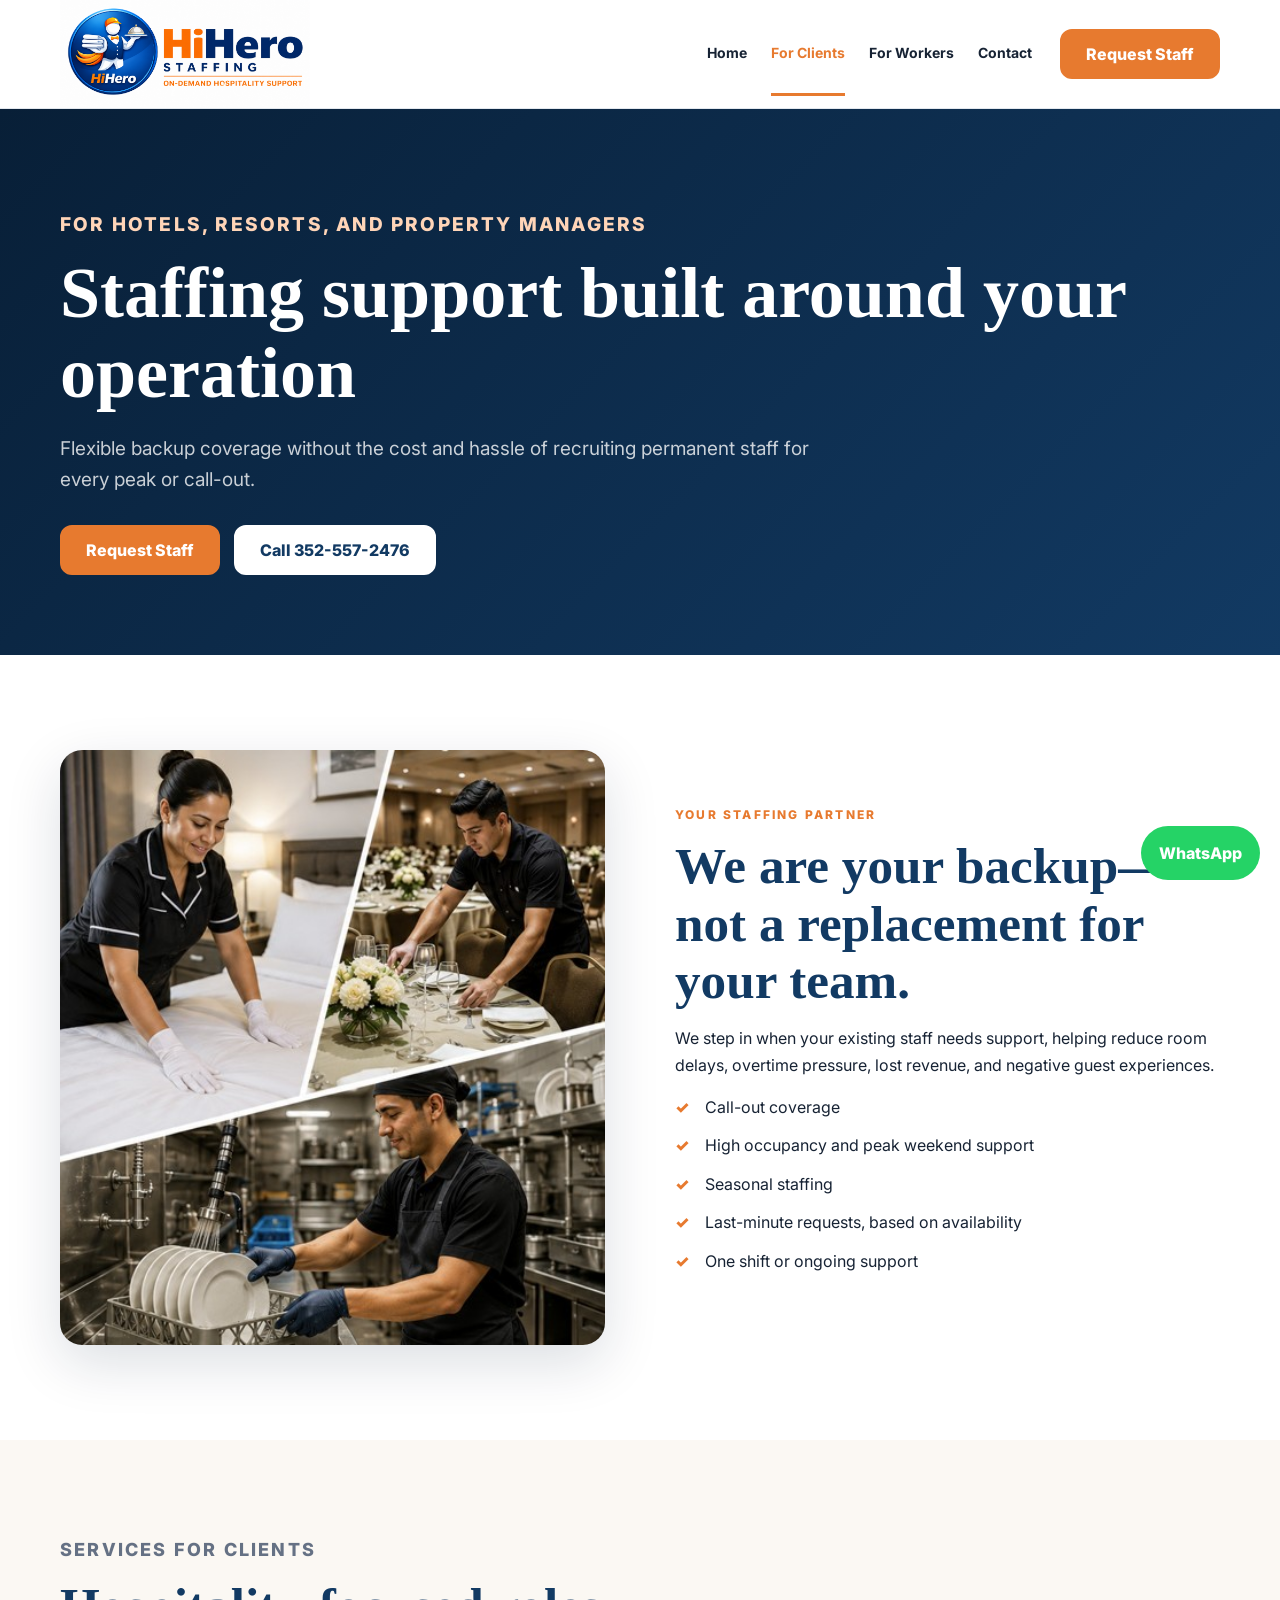
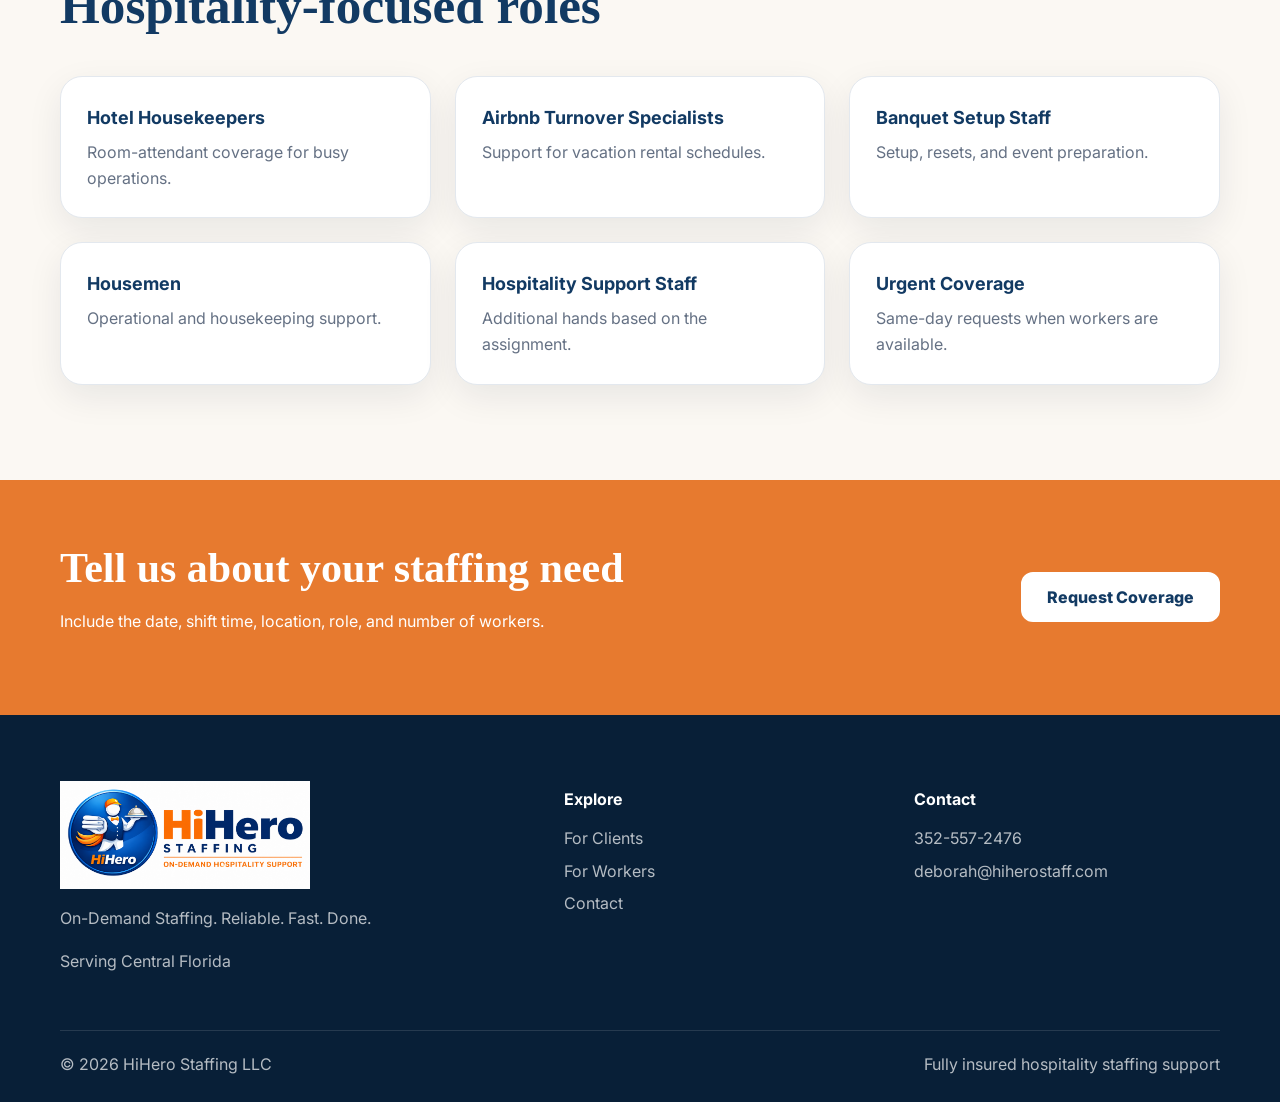
<file: clients.html>
<!doctype html><html><head><meta charset="utf-8"><meta name="viewport" content="width=device-width,initial-scale=1"><title>For Clients | HiHero Staffing</title><meta name="description" content="For Clients - HiHero Staffing LLC, on-demand hospitality staffing in Central Florida."><link rel="preconnect" href="https://fonts.googleapis.com"><link rel="preconnect" href="https://fonts.gstatic.com" crossorigin><link href="https://fonts.googleapis.com/css2?family=Inter:wght@400;600;700;800&display=swap" rel="stylesheet"><link rel="stylesheet" href="styles.css"></head><body><header><div class="container nav"><a class="logo" href="index.html"><img src="hihero-logo.png" alt="HiHero Staffing"></a><button class="menu">☰</button><nav class="links"><a class="" href="index.html">Home</a><a class="active" href="clients.html">For Clients</a><a class="" href="workers.html">For Workers</a><a class="" href="contact.html">Contact</a></nav><a class="btn" href="contact.html">Request Staff</a></div></header><main><section class="page-hero"><div class="container"><p class="eyebrow light">For hotels, resorts, and property managers</p><h1>Staffing support built around your operation</h1><p>Flexible backup coverage without the cost and hassle of recruiting permanent staff for every peak or call-out.</p><div class="actions"><a class="btn" href="contact.html">Request Staff</a><a class="btn light" href="tel:+13525572476">Call 352-557-2476</a></div></div></section>
<section class="section"><div class="container split"><img
    src="images/clients-collage.jpg"
    alt="Hotel housekeeping, banquet setup, and dishwasher staff"
><div><p class="eyebrow">Your staffing partner</p><h2>We are your backup—not a replacement for your team.</h2><p>We step in when your existing staff needs support, helping reduce room delays, overtime pressure, lost revenue, and negative guest experiences.</p><ul class="list"><li>Call-out coverage</li><li>High occupancy and peak weekend support</li><li>Seasonal staffing</li><li>Last-minute requests, based on availability</li><li>One shift or ongoing support</li></ul></div></div></section>
<section class="section alt"><div class="container"><div class="heading"><p class="eyebrow">Services for clients</p><h2>Hospitality-focused roles</h2></div><div class="features"><div class="feature"><strong>Hotel Housekeepers</strong><p>Room-attendant coverage for busy operations.</p></div><div class="feature"><strong>Airbnb Turnover Specialists</strong><p>Support for vacation rental schedules.</p></div><div class="feature"><strong>Banquet Setup Staff</strong><p>Setup, resets, and event preparation.</p></div><div class="feature"><strong>Housemen</strong><p>Operational and housekeeping support.</p></div><div class="feature"><strong>Hospitality Support Staff</strong><p>Additional hands based on the assignment.</p></div><div class="feature"><strong>Urgent Coverage</strong><p>Same-day requests when workers are available.</p></div></div></div></section><section class="cta"><div class="container"><div><h2>Tell us about your staffing need</h2><p>Include the date, shift time, location, role, and number of workers.</p></div><a class="btn light" href="contact.html">Request Coverage</a></div></section></main><a class="whatsapp" href="https://wa.me/13525572476?text=Hello%20HiHero%2C%20I%20would%20like%20more%20information." target="_blank">WhatsApp</a><footer><div class="container footer-grid"><div><a class="logo" href="index.html"><img src="hihero-logo.png" alt="HiHero Staffing"></a><p>On-Demand Staffing. Reliable. Fast. Done.</p><p>Serving Central Florida</p></div><div><h3>Explore</h3><a href="clients.html">For Clients</a><a href="workers.html">For Workers</a><a href="contact.html">Contact</a></div><div><h3>Contact</h3><a href="tel:+13525572476">352-557-2476</a><a href="mailto:deborah@hiherostaff.com">deborah@hiherostaff.com</a></div></div><div class="container bottom"><span>© <span data-year></span> HiHero Staffing LLC</span><span>Fully insured hospitality staffing support</span></div></footer><script src="script.js"></script></body></html>
</file>
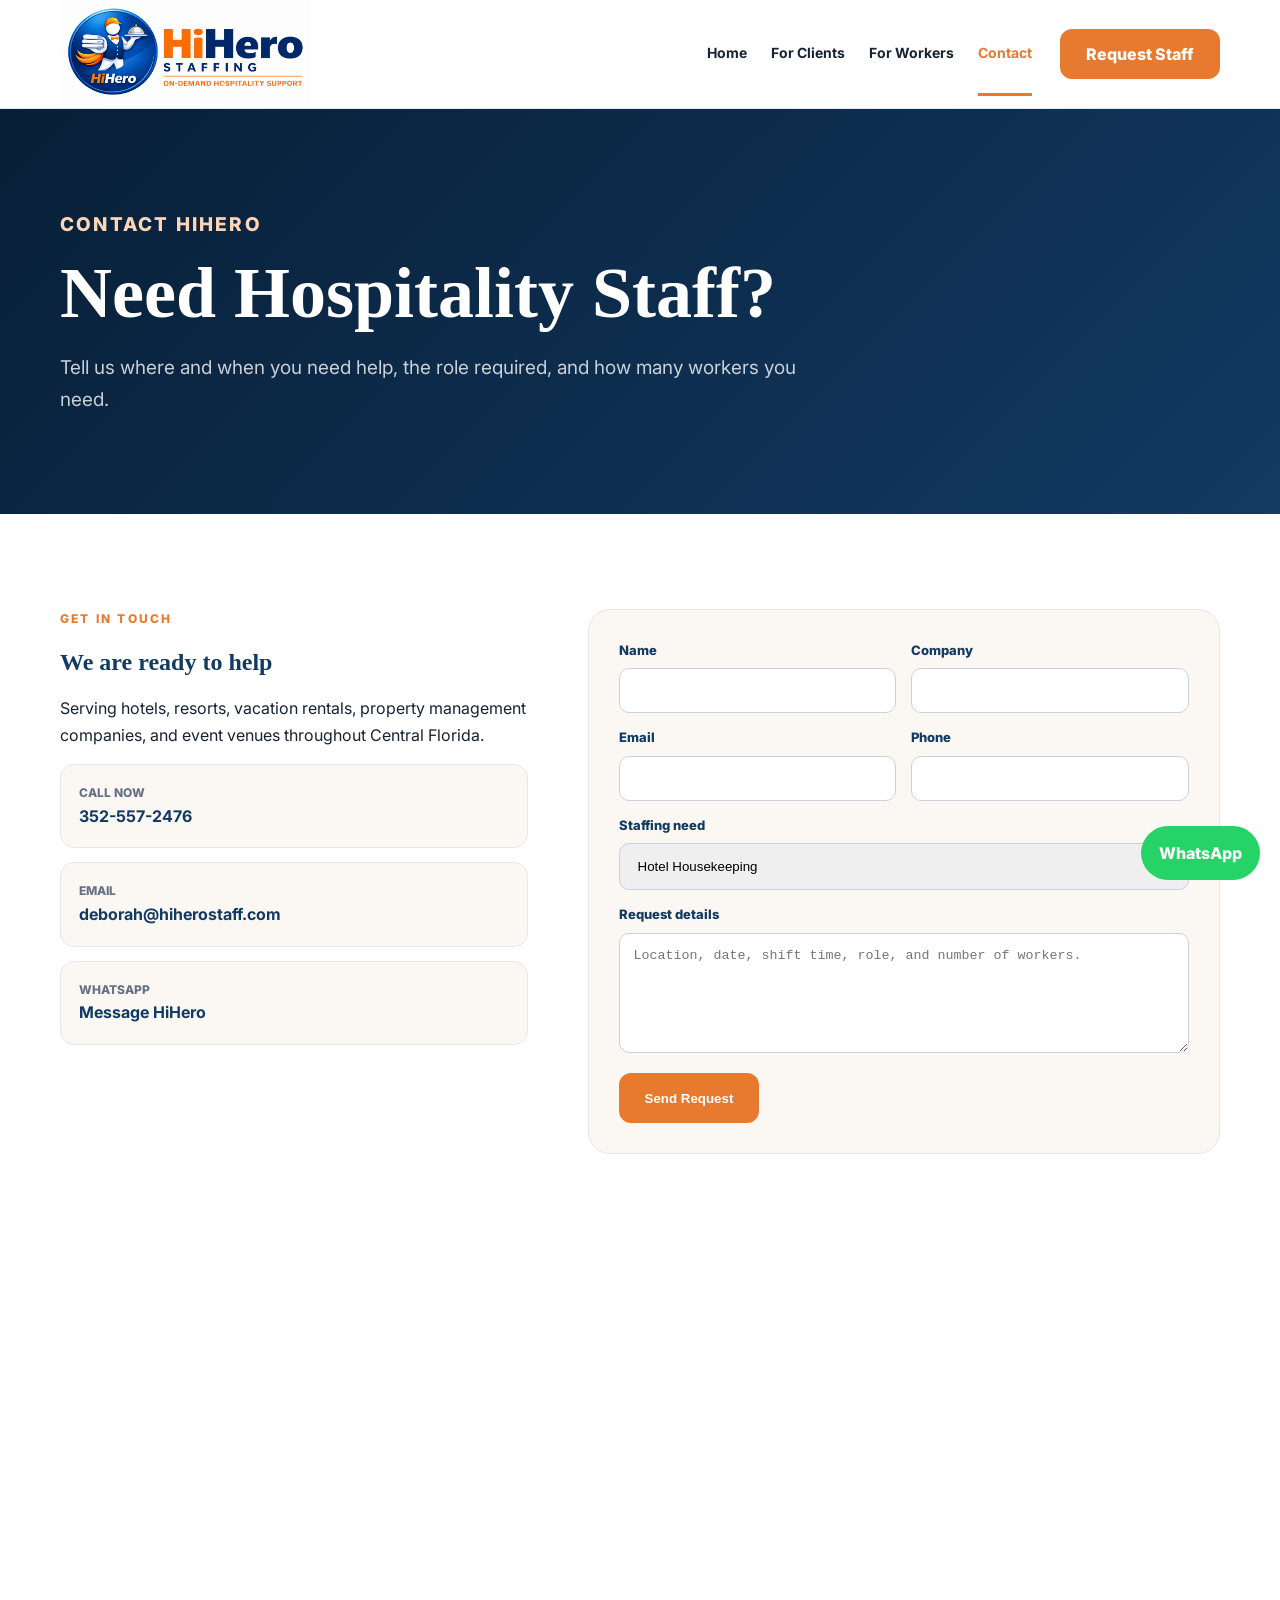
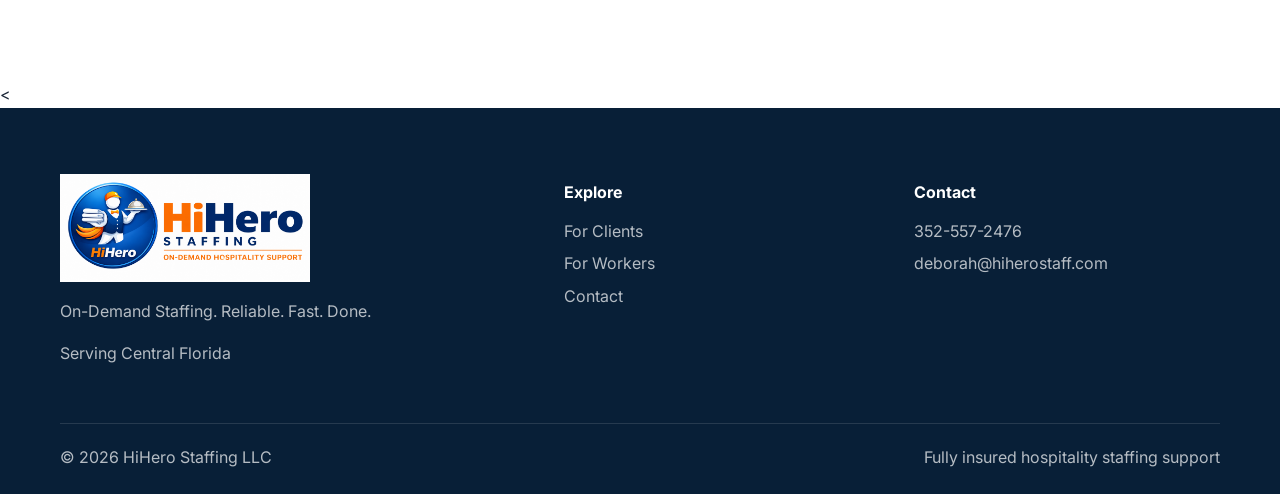
<file: contact.html>
<!doctype html><html><head><meta charset="utf-8"><meta name="viewport" content="width=device-width,initial-scale=1"><title>Contact | HiHero Staffing</title><meta name="description" content="Contact - HiHero Staffing LLC, on-demand hospitality staffing in Central Florida."><link rel="preconnect" href="https://fonts.googleapis.com"><link rel="preconnect" href="https://fonts.gstatic.com" crossorigin><link href="https://fonts.googleapis.com/css2?family=Inter:wght@400;600;700;800&display=swap" rel="stylesheet"><link rel="stylesheet" href="styles.css"></head><body><header><div class="container nav"><a class="logo" href="index.html"><img src="hihero-logo.png" alt="HiHero Staffing"></a><button class="menu">☰</button><nav class="links"><a href="index.html">Home</a><a href="clients.html">For Clients</a><a href="workers.html">For Workers</a><a class="active" href="contact.html">Contact</a></nav><a class="btn" href="contact.html">Request Staff</a></div></header><main><section class="page-hero"><div class="container"><p class="eyebrow light">Contact HiHero</p><h1>Need Hospitality Staff?</h1><p>Tell us where and when you need help, the role required, and how many workers you need.</p></div></section><section class="section"><div class="container contact"><div><p class="eyebrow">Get in touch</p><h2>We are ready to help</h2><p>Serving hotels, resorts, vacation rentals, property management companies, and event venues throughout Central Florida.</p><div class="boxes"><a class="box" href="tel:+13525572476"><span>Call now</span><strong>352-557-2476</strong></a><a class="box" href="mailto:deborah@hiherostaff.com"><span>Email</span><strong>deborah@hiherostaff.com</strong></a><a class="box" target="_blank" href="https://wa.me/13525572476?text=Hello%20HiHero%2C%20I%20need%20staffing%20support."><span>WhatsApp</span><strong>Message HiHero</strong></a></div></div><form action="https://formsubmit.co/deborah@hiherostaff.com" method="POST"><input type="hidden" name="_subject" value="New HiHero Staffing Request"><input type="hidden" name="_captcha" value="false"><div class="row"><label>Name<input name="name" required></label><label>Company<input name="company"></label></div><div class="row"><label>Email<input type="email" name="email" required></label><label>Phone<input type="tel" name="phone" required></label></div><label>Staffing need<select name="service"><option>Hotel Housekeeping</option><option>Vacation Rental Turnover</option><option>Banquet Setup</option><option>Houseman</option><option>Hospitality Support</option><option>Other</option></select></label><label>Request details<textarea name="message" rows="6" placeholder="Location, date, shift time, role, and number of workers." required></textarea></label><button class="btn" type="submit">Send Request</button></form></div><div class="container map"><iframe title="Central Florida service area" src="https://www.google.com/maps?q=Central%20Florida&output=embed" loading="lazy"></iframe></div></section></main><a class="whatsapp" href="https://wa.me/13525572476?text=Hello%20HiHero%2C%20I%20would%20like%20more%20information." target="_blank">WhatsApp</a><<footer>
  <div class="container footer-grid">

    <div>
      <a href="index.html">
        <img
          src="hihero-logo.png"
          alt="HiHero Staffing"
          style="width:250px;height:auto;display:block;filter:none !important;background:transparent;"
        >
      </a>

      <p>On-Demand Staffing. Reliable. Fast. Done.</p>
      <p>Serving Central Florida</p>
    </div>

    <div>
      <h3>Explore</h3>
      <a href="clients.html">For Clients</a>
      <a href="workers.html">For Workers</a>
      <a href="contact.html">Contact</a>
    </div>

    <div>
      <h3>Contact</h3>
      <a href="tel:+13525572476">352-557-2476</a>
      <a href="mailto:deborah@hiherostaff.com">
        deborah@hiherostaff.com
      </a>
    </div>

  </div>

  <div class="container bottom">
    <span>© <span data-year></span> HiHero Staffing LLC</span>
    <span>Fully insured hospitality staffing support</span>
  </div>
</footer><script src="script.js"></script></body></html>
</file>
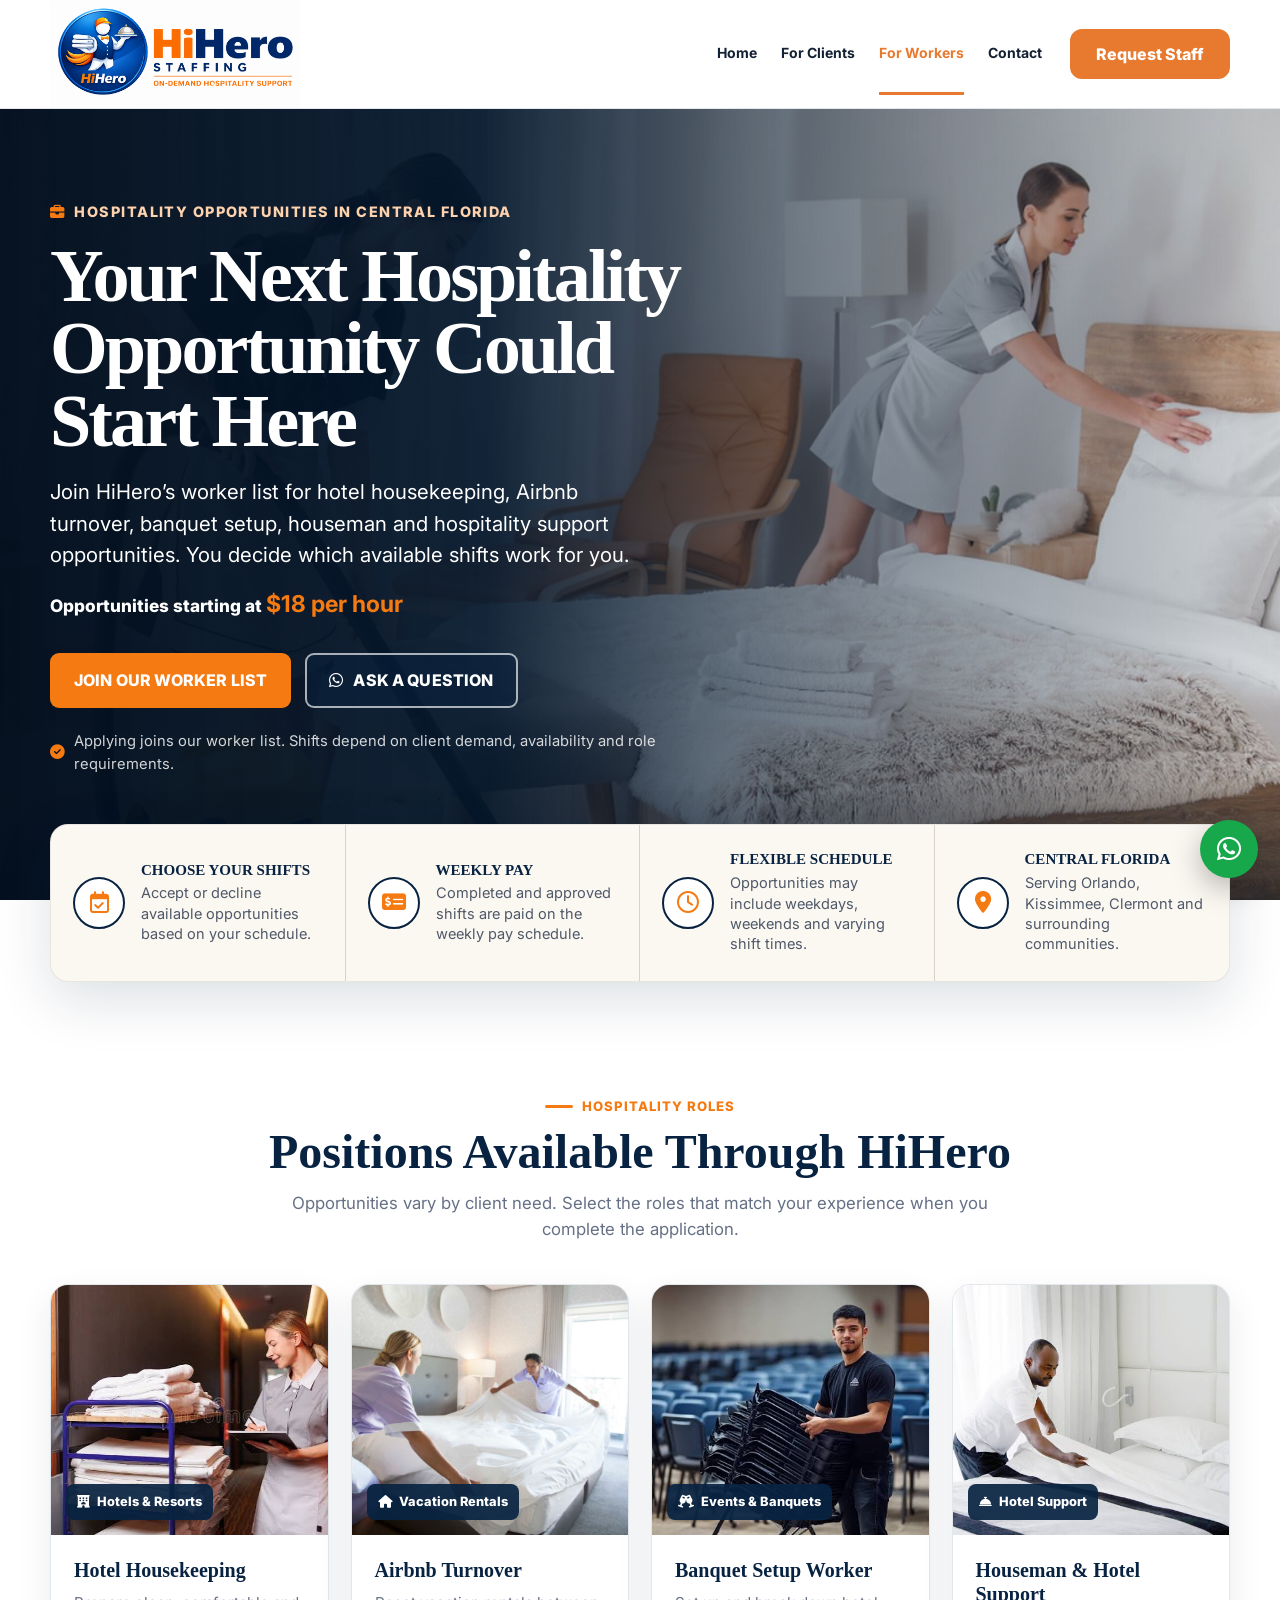
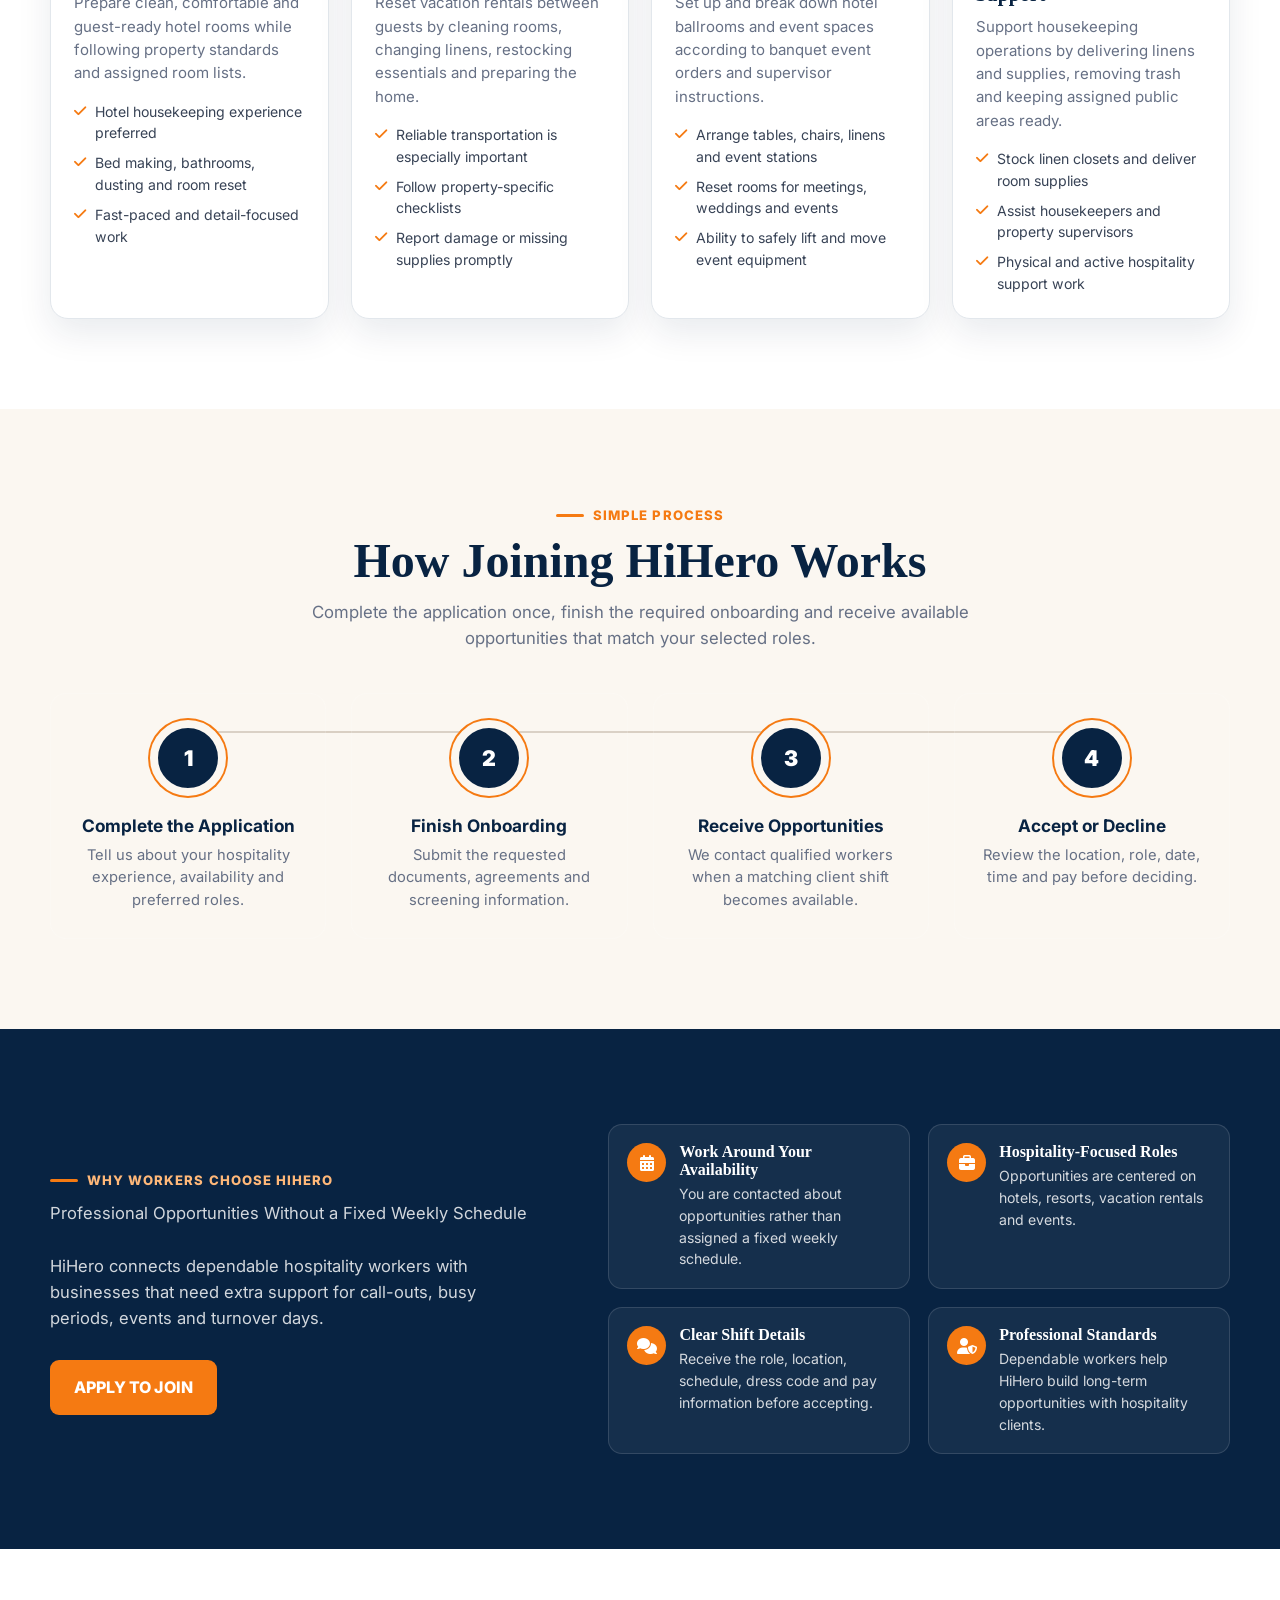
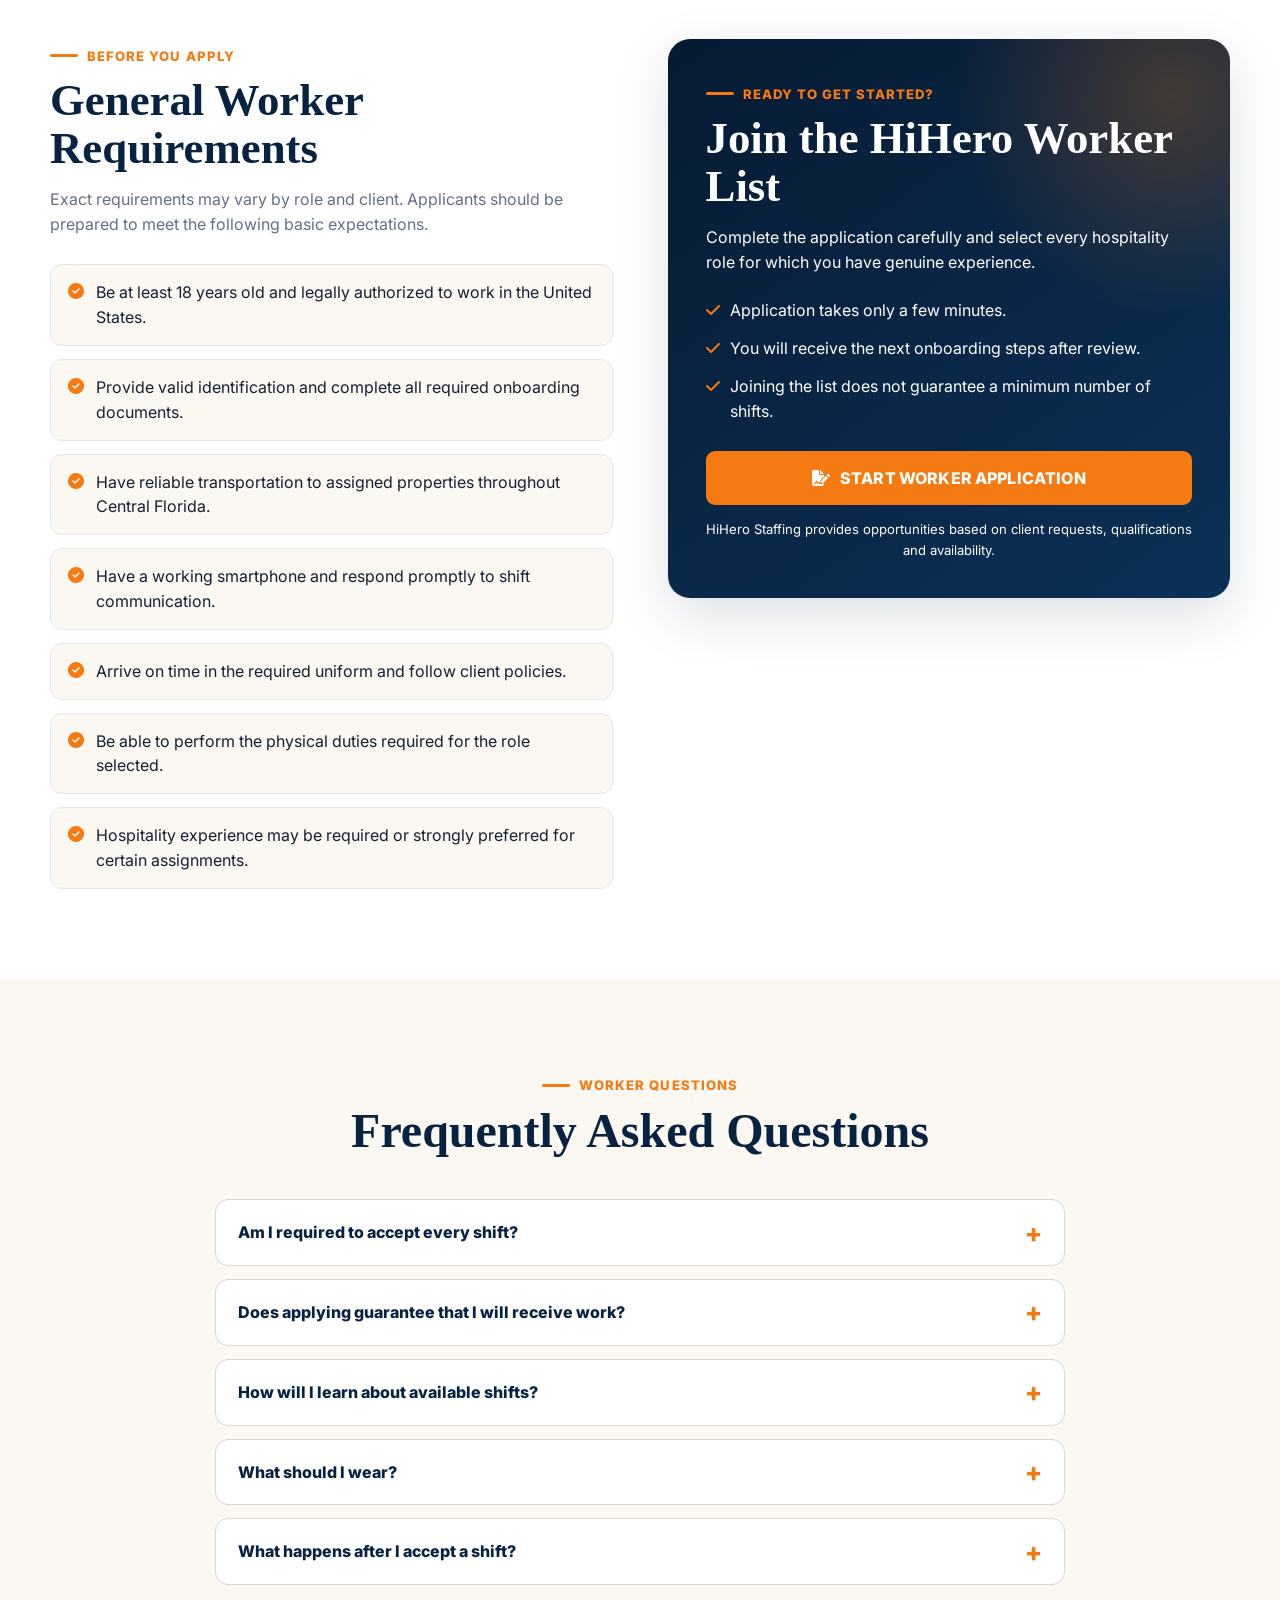
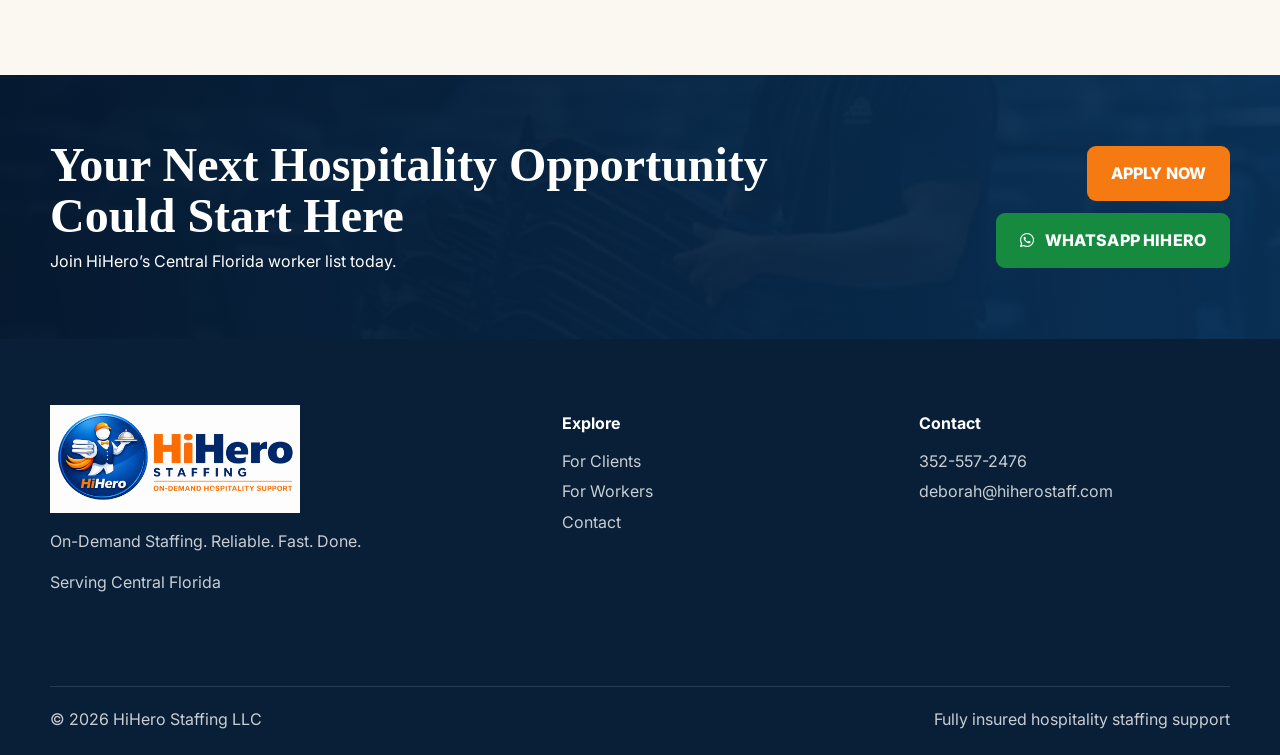
<file: workers.html>
<!DOCTYPE html>
<html lang="en">
<head>
  <meta charset="UTF-8" />
  <meta name="viewport" content="width=device-width, initial-scale=1.0" />

  <title>Hospitality Jobs in Central Florida | HiHero Staffing</title>
  <meta
    name="description"
    content="Join HiHero Staffing for flexible hospitality work in Central Florida. Choose from hotel housekeeping, Airbnb turnovers, banquet setup, houseman and hospitality support shifts."
  />

  <!-- Font Awesome icons -->
  <link
    rel="stylesheet"
    href="https://cdnjs.cloudflare.com/ajax/libs/font-awesome/6.5.2/css/all.min.css"
  />

  <link rel="preconnect" href="https://fonts.googleapis.com">
  <link rel="preconnect" href="https://fonts.gstatic.com" crossorigin>
  <link href="https://fonts.googleapis.com/css2?family=Inter:wght@400;600;700;800&display=swap" rel="stylesheet">
  <link rel="stylesheet" href="styles.css">

  <style>
    :root {
      --navy: #082342;
      --navy-2: #04162b;
      --orange: #f57a12;
      --orange-dark: #d95f00;
      --cream: #fbf7f1;
      --beige: #f1e9df;
      --white: #ffffff;
      --ink: #142033;
      --muted: #667085;
      --line: #e2e7ec;
      --green: #168b3f;
      --shadow: 0 18px 55px rgba(8, 35, 66, 0.14);
      --radius: 18px;
    }

    * {
      box-sizing: border-box;
    }

    html {
      scroll-behavior: smooth;
    }

    body {
      margin: 0;
      font-family: Arial, Helvetica, sans-serif;
      color: var(--ink);
      background: var(--white);
      line-height: 1.55;
    }

    img {
      display: block;
      width: 100%;
    }

    a {
      color: inherit;
      text-decoration: none;
    }

    button,
    input,
    select,
    textarea {
      font: inherit;
    }

    .container {
      width: min(1180px, calc(100% - 36px));
      margin-inline: auto;
    }

    .eyebrow {
      display: inline-flex;
      align-items: center;
      gap: 9px;
      margin-bottom: 10px;
      color: var(--orange);
      font-weight: 800;
      letter-spacing: 0.08em;
      text-transform: uppercase;
      font-size: 0.82rem;
    }

    .eyebrow::before {
      content: "";
      width: 28px;
      height: 3px;
      border-radius: 99px;
      background: var(--orange);
    }

    .section-heading {
      max-width: 760px;
      margin: 0 auto 42px;
      text-align: center;
    }

    .section-heading h2 {
      margin: 0 0 12px;
      color: var(--navy);
      font-size: clamp(2rem, 4vw, 3rem);
      line-height: 1.08;
    }

    .section-heading p {
      margin: 0;
      color: var(--muted);
      font-size: 1.05rem;
    }

    .btn {
      min-height: 52px;
      display: inline-flex;
      align-items: center;
      justify-content: center;
      gap: 10px;
      padding: 13px 22px;
      border: 2px solid transparent;
      border-radius: 9px;
      font-weight: 800;
      text-transform: uppercase;
      letter-spacing: 0.01em;
      transition: transform 0.2s ease, box-shadow 0.2s ease,
        background 0.2s ease;
    }

    .btn:hover {
      transform: translateY(-2px);
      box-shadow: 0 12px 28px rgba(8, 35, 66, 0.2);
    }

    .btn-orange {
      color: var(--white);
      background: var(--orange);
    }

    .btn-orange:hover {
      background: var(--orange-dark);
    }

    .btn-outline {
      color: var(--white);
      border-color: rgba(255, 255, 255, 0.65);
      background: rgba(8, 35, 66, 0.42);
    }

    .btn-outline:hover {
      background: var(--white);
      color: var(--navy);
    }

    /* HEADER */
    .site-header {
      position: sticky;
      top: 0;
      z-index: 1000;
      background: linear-gradient(90deg, #04162b, #082b50);
      color: var(--white);
      box-shadow: 0 5px 18px rgba(0, 0, 0, 0.18);
    }

    .nav {
      min-height: 94px;
      display: flex;
      align-items: center;
      gap: 24px;
    }

    .logo {
      flex: 0 0 auto;
    }

    .logo img {
      width: 330px;
      max-width: 31vw;
      height: auto;
    }

    .nav-links {
      margin-left: auto;
      display: flex;
      align-items: center;
      gap: 28px;
    }

    .nav-links a {
      position: relative;
      padding-block: 35px 30px;
      font-size: 0.94rem;
      font-weight: 800;
      text-transform: uppercase;
      white-space: nowrap;
    }

    .nav-links a::after {
      content: "";
      position: absolute;
      left: 0;
      right: 0;
      bottom: 19px;
      width: 0;
      height: 3px;
      margin: auto;
      border-radius: 99px;
      background: var(--orange);
      transition: width 0.2s ease;
    }

    .nav-links a:hover::after,
    .nav-links a.active::after {
      width: 100%;
    }

    .header-phone {
      display: inline-flex;
      align-items: center;
      gap: 9px;
      font-weight: 800;
      white-space: nowrap;
    }

    .header-phone i {
      font-size: 1.1rem;
    }

    .header-cta {
      white-space: nowrap;
      background: var(--orange);
      color: var(--white);
      padding: 14px 18px;
      border-radius: 9px;
      font-weight: 800;
      text-transform: uppercase;
    }

    .menu-button {
      display: none;
      margin-left: auto;
      padding: 10px;
      border: 0;
      background: transparent;
      color: var(--white);
      font-size: 1.55rem;
      cursor: pointer;
    }

    /* HERO */
    .workers-hero {
      position: relative;
      min-height: 650px;
      display: grid;
      align-items: center;
      overflow: hidden;
      isolation: isolate;
      color: var(--white);
      background:
        linear-gradient(
          90deg,
          rgba(2, 14, 29, 0.98) 0%,
          rgba(3, 22, 43, 0.93) 38%,
          rgba(4, 25, 47, 0.57) 59%,
          rgba(4, 25, 47, 0.12) 100%
        ),
        url("images/workers-hero.jpg") center 32% / cover no-repeat;
    }

    .workers-hero::after {
      content: "";
      position: absolute;
      inset: auto 0 0;
      height: 120px;
      z-index: -1;
      background: linear-gradient(transparent, rgba(2, 14, 29, 0.4));
    }

    .hero-content {
      max-width: 650px;
      padding: 90px 0 125px;
    }

    .hero-kicker {
      display: inline-flex;
      align-items: center;
      gap: 9px;
      margin-bottom: 16px;
      color: #ffd2ae;
      font-size: 0.9rem;
      font-weight: 800;
      letter-spacing: 0.1em;
      text-transform: uppercase;
    }

    .hero-kicker i {
      color: var(--orange);
    }

    .workers-hero h1 {
      margin: 0 0 18px;
      font-size: clamp(2.7rem, 5.8vw, 5rem);
      line-height: 0.98;
      letter-spacing: -0.04em;
    }

    .workers-hero h1 span {
      color: var(--orange);
    }

    .hero-copy {
      max-width: 615px;
      margin: 0 0 16px;
      font-size: clamp(1.08rem, 2vw, 1.28rem);
      color: rgba(255, 255, 255, 0.92);
    }

    .hero-pay {
      margin: 0 0 30px;
      color: #fff3e9;
      font-size: 1.08rem;
      font-weight: 800;
    }

    .hero-pay strong {
      color: var(--orange);
      font-size: 1.45rem;
    }

    .hero-actions {
      display: flex;
      flex-wrap: wrap;
      gap: 14px;
    }

    .hero-note {
      display: flex;
      align-items: center;
      gap: 9px;
      margin-top: 22px;
      color: rgba(255, 255, 255, 0.82);
      font-size: 0.92rem;
    }

    .hero-note i {
      color: var(--orange);
    }

    /* BENEFIT STRIP */
    .benefit-strip {
      position: relative;
      z-index: 5;
      margin-top: -76px;
    }

    .benefit-grid {
      display: grid;
      grid-template-columns: repeat(4, 1fr);
      overflow: hidden;
      border: 1px solid rgba(8, 35, 66, 0.08);
      border-radius: 18px;
      background: var(--cream);
      box-shadow: var(--shadow);
    }

    .benefit {
      min-height: 150px;
      display: grid;
      grid-template-columns: 54px 1fr;
      align-items: center;
      gap: 14px;
      padding: 26px 22px;
      border-right: 1px solid #d8d1c8;
    }

    .benefit:last-child {
      border-right: 0;
    }

    .benefit-icon {
      width: 52px;
      height: 52px;
      display: grid;
      place-items: center;
      border-radius: 50%;
      color: var(--orange);
      background: var(--white);
      border: 2px solid var(--navy);
      font-size: 1.35rem;
    }

    .benefit h3 {
      margin: 0 0 5px;
      color: var(--navy);
      font-size: 0.94rem;
      text-transform: uppercase;
    }

    .benefit p {
      margin: 0;
      color: #4f5969;
      font-size: 0.91rem;
      line-height: 1.4;
    }

    /* POSITIONS */
    .positions {
      padding: 108px 0 90px;
      background: var(--white);
    }

    .job-grid {
      display: grid;
      grid-template-columns: repeat(4, 1fr);
      gap: 22px;
    }

    .job-card {
      overflow: hidden;
      border: 1px solid var(--line);
      border-radius: var(--radius);
      background: var(--white);
      box-shadow: 0 14px 35px rgba(8, 35, 66, 0.09);
      transition: transform 0.25s ease, box-shadow 0.25s ease;
    }

    .job-card:hover {
      transform: translateY(-7px);
      box-shadow: 0 22px 48px rgba(8, 35, 66, 0.16);
    }

    .job-photo {
      position: relative;
      height: 250px;
      overflow: hidden;
    }

    .job-photo img {
      height: 100%;
      object-fit: cover;
      transition: transform 0.4s ease;
    }

    .job-card:hover .job-photo img {
      transform: scale(1.04);
    }

    .job-tag {
      position: absolute;
      left: 15px;
      bottom: 15px;
      display: inline-flex;
      align-items: center;
      gap: 7px;
      padding: 8px 11px;
      border-radius: 8px;
      color: var(--white);
      background: rgba(8, 35, 66, 0.92);
      font-size: 0.8rem;
      font-weight: 800;
    }

    .job-card-content {
      padding: 23px;
    }

    .job-card h3 {
      margin: 0 0 9px;
      color: var(--navy);
      font-size: 1.25rem;
      line-height: 1.2;
    }

    .job-card p {
      min-height: 68px;
      margin: 0 0 16px;
      color: var(--muted);
      font-size: 0.94rem;
    }

    .job-details {
      display: grid;
      gap: 8px;
      margin: 0;
      padding: 0;
      list-style: none;
    }

    .job-details li {
      display: flex;
      align-items: flex-start;
      gap: 9px;
      color: #384356;
      font-size: 0.88rem;
    }

    .job-details i {
      margin-top: 3px;
      color: var(--orange);
    }

    /* HOW IT WORKS */
    .how-it-works {
      padding: 90px 0;
      background: var(--cream);
    }

    .steps {
      position: relative;
      display: grid;
      grid-template-columns: repeat(4, 1fr);
      gap: 25px;
    }

    .steps::before {
      content: "";
      position: absolute;
      top: 38px;
      left: 12.5%;
      right: 12.5%;
      height: 2px;
      z-index: 0;
      background: #d9cfc3;
    }

    .step {
      position: relative;
      z-index: 1;
      text-align: center;
    }

    .step-number {
      width: 76px;
      height: 76px;
      display: grid;
      place-items: center;
      margin: 0 auto 20px;
      border: 8px solid var(--cream);
      border-radius: 50%;
      color: var(--white);
      background: var(--navy);
      box-shadow: 0 0 0 2px var(--orange);
      font-size: 1.35rem;
      font-weight: 900;
    }

    .step h3 {
      margin: 0 0 8px;
      color: var(--navy);
      font-size: 1.08rem;
    }

    .step p {
      margin: 0;
      color: var(--muted);
      font-size: 0.92rem;
    }

    /* WHY JOIN */
    .why-join {
      padding: 95px 0;
      background: var(--navy);
      color: var(--white);
    }

    .why-layout {
      display: grid;
      grid-template-columns: 0.88fr 1.12fr;
      align-items: center;
      gap: 70px;
    }

    .why-copy .eyebrow {
      color: #ffb879;
    }

    .why-copy h2 {
      margin: 0 0 18px;
      font-size: clamp(2.1rem, 4vw, 3.2rem);
      line-height: 1.05;
    }

    .why-copy > p {
      margin: 0 0 28px;
      color: rgba(255, 255, 255, 0.78);
      font-size: 1.04rem;
    }

    .why-list {
      display: grid;
      grid-template-columns: 1fr 1fr;
      gap: 18px;
    }

    .why-item {
      display: flex;
      align-items: flex-start;
      gap: 13px;
      padding: 18px;
      border: 1px solid rgba(255, 255, 255, 0.13);
      border-radius: 14px;
      background: rgba(255, 255, 255, 0.055);
    }

    .why-item i {
      width: 39px;
      height: 39px;
      flex: 0 0 auto;
      display: grid;
      place-items: center;
      border-radius: 50%;
      color: var(--white);
      background: var(--orange);
    }

    .why-item h3 {
      margin: 0 0 4px;
      font-size: 1rem;
    }

    .why-item p {
      margin: 0;
      color: rgba(255, 255, 255, 0.72);
      font-size: 0.88rem;
    }

    /* REQUIREMENTS */
    .requirements {
      padding: 90px 0;
      background: var(--white);
    }

    .requirements-layout {
      display: grid;
      grid-template-columns: 1fr 1fr;
      gap: 55px;
      align-items: start;
    }

    .requirements h2,
    .ready-card h2 {
      margin: 0 0 14px;
      color: var(--navy);
      font-size: clamp(2rem, 4vw, 2.8rem);
      line-height: 1.08;
    }

    .requirements-intro {
      margin: 0 0 28px;
      color: var(--muted);
    }

    .requirements-list {
      display: grid;
      gap: 13px;
      margin: 0;
      padding: 0;
      list-style: none;
    }

    .requirements-list li {
      display: flex;
      align-items: flex-start;
      gap: 12px;
      padding: 15px 17px;
      border: 1px solid var(--line);
      border-radius: 12px;
      background: var(--cream);
    }

    .requirements-list i {
      margin-top: 3px;
      color: var(--orange);
    }

    .ready-card {
      padding: 38px;
      border-radius: 22px;
      background:
        radial-gradient(circle at 90% 10%, rgba(245, 122, 18, 0.25), transparent 31%),
        linear-gradient(145deg, #061a32, #0b3157);
      color: var(--white);
      box-shadow: var(--shadow);
    }

    .ready-card h2 {
      color: var(--white);
    }

    .ready-card > p {
      margin: 0 0 24px;
      color: rgba(255, 255, 255, 0.78);
    }

    .ready-points {
      display: grid;
      gap: 13px;
      margin: 0 0 27px;
      padding: 0;
      list-style: none;
    }

    .ready-points li {
      display: flex;
      gap: 10px;
      align-items: flex-start;
    }

    .ready-points i {
      margin-top: 4px;
      color: var(--orange);
    }

    .ready-card .btn {
      width: 100%;
    }

    .ready-small {
      margin: 14px 0 0 !important;
      text-align: center;
      font-size: 0.82rem;
    }

    /* FAQ */
    .faq {
      padding: 90px 0;
      background: var(--cream);
    }

    .faq-list {
      max-width: 850px;
      margin: auto;
      display: grid;
      gap: 13px;
    }

    details {
      overflow: hidden;
      border: 1px solid #ddd6cd;
      border-radius: 13px;
      background: var(--white);
    }

    summary {
      position: relative;
      cursor: pointer;
      padding: 20px 58px 20px 22px;
      color: var(--navy);
      font-weight: 800;
      list-style: none;
    }

    summary::-webkit-details-marker {
      display: none;
    }

    summary::after {
      content: "+";
      position: absolute;
      right: 22px;
      top: 50%;
      transform: translateY(-50%);
      color: var(--orange);
      font-size: 1.6rem;
      line-height: 1;
    }

    details[open] summary::after {
      content: "–";
    }

    details p {
      margin: 0;
      padding: 0 22px 21px;
      color: var(--muted);
    }

    /* CTA */
    .final-cta {
      padding: 65px 0;
      color: var(--white);
      background:
        linear-gradient(90deg, rgba(5, 25, 48, 0.98), rgba(9, 49, 87, 0.94)),
        url("images/banquet-setup-worker.jpg") center / cover no-repeat;
    }

    .cta-layout {
      display: flex;
      justify-content: space-between;
      align-items: center;
      gap: 35px;
    }

    .cta-layout h2 {
      margin: 0 0 8px;
      font-size: clamp(2rem, 4vw, 3rem);
      line-height: 1.05;
    }

    .cta-layout p {
      margin: 0;
      color: rgba(255, 255, 255, 0.8);
    }

    .cta-actions {
      display: flex;
      flex-wrap: wrap;
      gap: 12px;
      justify-content: flex-end;
    }

    .btn-whatsapp {
      color: var(--white);
      background: var(--green);
    }

    /* FOOTER */
    footer {
      padding: 50px 0 22px;
      color: rgba(255, 255, 255, 0.74);
      background: var(--navy-2);
    }

    .footer-grid {
      display: grid;
      grid-template-columns: 1.4fr 0.7fr 0.9fr;
      gap: 45px;
      padding-bottom: 35px;
    }

    .footer-logo {
      width: 290px;
      max-width: 100%;
      margin-bottom: 17px;
    }

    .footer-about {
      max-width: 430px;
      margin: 0;
    }

    .footer-title {
      margin: 0 0 14px;
      color: var(--white);
      font-size: 1rem;
      text-transform: uppercase;
    }

    .footer-links {
      display: grid;
      gap: 9px;
    }

    .footer-links a:hover {
      color: var(--orange);
    }

    .footer-contact {
      display: grid;
      gap: 11px;
    }

    .footer-contact a {
      display: flex;
      gap: 10px;
      align-items: flex-start;
    }

    .footer-contact i {
      margin-top: 4px;
      color: var(--orange);
    }

    .copyright {
      padding-top: 21px;
      border-top: 1px solid rgba(255, 255, 255, 0.11);
      text-align: center;
      font-size: 0.84rem;
    }

    /* FLOATING WHATSAPP */
    .floating-whatsapp {
      position: fixed;
      right: 22px;
      bottom: 22px;
      z-index: 999;
      width: 58px;
      height: 58px;
      display: grid;
      place-items: center;
      border-radius: 50%;
      color: var(--white);
      background: #18a84c;
      box-shadow: 0 10px 30px rgba(0, 0, 0, 0.28);
      font-size: 1.72rem;
      transition: transform 0.2s ease;
    }

    .floating-whatsapp:hover {
      transform: scale(1.07);
    }

    @media (max-width: 1120px) {
      .logo img {
        width: 270px;
      }

      .nav-links {
        gap: 17px;
      }

      .header-phone {
        display: none;
      }

      .job-grid {
        grid-template-columns: repeat(2, 1fr);
      }
    }

    @media (max-width: 900px) {
      .nav {
        min-height: 78px;
      }

      .logo img {
        width: 245px;
        max-width: 68vw;
      }

      .menu-button {
        display: block;
      }

      .nav-links,
      .header-cta {
        display: none;
      }

      .nav-links.open {
        position: absolute;
        top: 78px;
        left: 0;
        right: 0;
        display: grid;
        gap: 0;
        margin: 0;
        padding: 8px 18px 20px;
        background: var(--navy-2);
        box-shadow: 0 14px 25px rgba(0, 0, 0, 0.25);
      }

      .nav-links.open a {
        padding: 15px 7px;
        border-bottom: 1px solid rgba(255, 255, 255, 0.09);
      }

      .nav-links.open a::after {
        display: none;
      }

      .workers-hero {
        min-height: 625px;
        background:
          linear-gradient(
            90deg,
            rgba(2, 14, 29, 0.97) 0%,
            rgba(3, 22, 43, 0.88) 53%,
            rgba(4, 25, 47, 0.38) 100%
          ),
          url("images/workers-hero.jpg") 62% center / cover no-repeat;
      }

      .hero-content {
        max-width: 590px;
      }

      .benefit-grid {
        grid-template-columns: 1fr 1fr;
      }

      .benefit:nth-child(2) {
        border-right: 0;
      }

      .benefit:nth-child(-n + 2) {
        border-bottom: 1px solid #d8d1c8;
      }

      .steps {
        grid-template-columns: 1fr 1fr;
      }

      .steps::before {
        display: none;
      }

      .why-layout,
      .requirements-layout {
        grid-template-columns: 1fr;
      }

      .cta-layout {
        display: grid;
      }

      .cta-actions {
        justify-content: flex-start;
      }

      .footer-grid {
        grid-template-columns: 1fr 1fr;
      }

      .footer-brand {
        grid-column: 1 / -1;
      }
    }

    @media (max-width: 620px) {
      .container {
        width: min(100% - 26px, 1180px);
      }

      .workers-hero {
        min-height: 680px;
        align-items: end;
        background:
          linear-gradient(
            180deg,
            rgba(2, 14, 29, 0.25) 0%,
            rgba(2, 14, 29, 0.65) 34%,
            rgba(2, 14, 29, 0.98) 70%,
            rgba(2, 14, 29, 1) 100%
          ),
          url("images/workers-hero.jpg") 64% top / auto 61% no-repeat,
          var(--navy-2);
      }

      .hero-content {
        padding: 285px 0 110px;
      }

      .workers-hero h1 {
        font-size: 2.75rem;
      }

      .hero-copy {
        font-size: 1rem;
      }

      .hero-actions .btn {
        width: 100%;
      }

      .benefit-strip {
        margin-top: -62px;
      }

      .benefit-grid,
      .job-grid,
      .steps,
      .why-list {
        grid-template-columns: 1fr;
      }

      .benefit {
        min-height: 125px;
        border-right: 0;
        border-bottom: 1px solid #d8d1c8;
      }

      .benefit:last-child {
        border-bottom: 0;
      }

      .positions {
        padding-top: 92px;
      }

      .job-photo {
        height: 275px;
      }

      .job-card p {
        min-height: auto;
      }

      .ready-card {
        padding: 28px 22px;
      }

      .cta-actions,
      .cta-actions .btn {
        width: 100%;
      }

      .footer-grid {
        grid-template-columns: 1fr;
      }

      .floating-whatsapp {
        right: 15px;
        bottom: 15px;
      }
    }


    /* Exact Home page header and footer styling */
    body{font-family:Inter,Arial,sans-serif}
    body > header{position:sticky;top:0;z-index:30;background:rgba(255,255,255,.96);color:var(--ink);border-bottom:1px solid #E3E8EE;backdrop-filter:blur(12px);box-shadow:none}
    body > header .nav{min-height:82px;display:flex;align-items:center;gap:28px}
    body > header .logo img{width:250px;max-width:100%;height:auto}
    body > header .links{margin-left:auto;display:flex;gap:24px;font-weight:700;font-size:14px}
    body > header .links a{padding:29px 0;border-bottom:3px solid transparent;text-transform:none;color:inherit}
    body > header .links a:hover,body > header .links a.active{color:#E77A2F;border-color:#E77A2F}
    body > header .menu{display:none;margin-left:auto;border:0;background:none;color:#172334;font-size:26px;cursor:pointer}
    body > header .btn{display:inline-flex;align-items:center;justify-content:center;min-height:50px;padding:0 24px;border-radius:12px;background:#E77A2F;color:#fff;font-weight:800;border:2px solid #E77A2F;text-transform:none;letter-spacing:0}

    body > footer{background:#081F37;color:rgba(255,255,255,.7);padding:60px 0 24px}
    body > footer .footer-grid{display:grid;grid-template-columns:1.2fr .8fr .8fr;gap:45px}
    body > footer .logo img{width:250px;height:auto;filter:none}
    body > footer h3{font-family:Inter,Arial,sans-serif;color:#fff;font-size:16px}
    body > footer a{display:block;margin:6px 0;color:inherit}
    body > footer .bottom{margin-top:40px;padding-top:20px;border-top:1px solid rgba(255,255,255,.12);display:flex;justify-content:space-between}

    @media(max-width:920px){
      body > header .menu{display:block}
      body > header .links{display:none;position:absolute;top:82px;left:18px;right:18px;background:#fff;flex-direction:column;padding:15px;border-radius:14px;box-shadow:0 18px 55px rgba(8,31,55,.14)}
      body > header .links.open{display:flex}
      body > header .links a{padding:12px;border:0}
      body > header .nav>.btn{display:none}
    }
    @media(max-width:620px){
      body > header .logo img{width:210px}
      body > footer .footer-grid{grid-template-columns:1fr}
      body > footer .bottom{flex-direction:column;align-items:flex-start}
    }


    /* FIX: keep all text readable on navy and dark image backgrounds */
    .workers-hero,
    .workers-hero h1,
    .workers-hero h2,
    .workers-hero h3,
    .workers-hero p,
    .workers-hero li {
      color: #ffffff !important;
    }

    .workers-hero .hero-kicker {
      color: #ffd2ae !important;
    }

    .workers-hero h1 span,
    .workers-hero .hero-pay strong {
      color: var(--orange) !important;
    }

    .why-join,
    .why-join h1,
    .why-join h2,
    .why-join h3,
    .why-join p,
    .why-join li {
      color: #ffffff !important;
    }

    .why-join .eyebrow {
      color: #ffb879 !important;
    }

    .why-join .why-copy > p,
    .why-join .why-item p {
      color: rgba(255,255,255,.82) !important;
    }

    .ready-card,
    .ready-card h1,
    .ready-card h2,
    .ready-card h3,
    .ready-card p,
    .ready-card li {
      color: #ffffff !important;
    }

    .final-cta,
    .final-cta h1,
    .final-cta h2,
    .final-cta h3,
    .final-cta p,
    .final-cta li {
      color: #ffffff !important;
    }

    body > footer,
    body > footer h1,
    body > footer h2,
    body > footer h3,
    body > footer p,
    body > footer a,
    body > footer span {
      color: rgba(255,255,255,.78) !important;
    }

    body > footer h1,
    body > footer h2,
    body > footer h3 {
      color: #ffffff !important;
    }

  </style>
</head>

<body>
  <!--
    IMAGE FILES USED BY THIS PAGE:
    images/hihero-logo.png
    images/workers-hero.jpg
    images/hotel-housekeeper.jpg
    images/airbnb-turnover.jpg
    images/banquet-setup-worker.jpg
    images/houseman-worker.jpg

    IMPORTANT:
    Replace the application link marked YOUR_WORKER_JOTFORM_LINK
    with the URL of your actual HiHero worker application.
  -->

  <header>
    <div class="container nav">
      <a class="logo" href="index.html"><img src="hihero-logo.png" alt="HiHero Staffing"></a>
      <button class="menu" type="button" aria-label="Open navigation menu" aria-expanded="false">☰</button>
      <nav class="links" aria-label="Main navigation">
        <a href="index.html">Home</a>
        <a href="clients.html">For Clients</a>
        <a class="active" href="for-workers.html">For Workers</a>
        <a href="contact.html">Contact</a>
      </nav>
      <a class="btn" href="contact.html">Request Staff</a>
    </div>
  </header>

  <main>
    <!-- HERO -->
    <section class="workers-hero">
      <div class="container">
        <div class="hero-content">
          <div class="hero-kicker">
            <i class="fa-solid fa-briefcase"></i>
            Hospitality Opportunities in Central Florida
          </div>

         <h1 style="color:#ffffff;">Your Next Hospitality Opportunity Could Start Here</h1>

          <p class="hero-copy">
            Join HiHero’s worker list for hotel housekeeping, Airbnb turnover,
            banquet setup, houseman and hospitality support opportunities.
            You decide which available shifts work for you.
          </p>

          <p class="hero-pay">
            Opportunities starting at <strong>$18 per hour</strong>
          </p>

          <div class="hero-actions">
            <!-- Replace with your worker Jotform URL -->
           <a
  class="btn"
  target="_blank"
  rel="noopener"
  href="https://wa.me/13525572476?text=Hi%20HiHero!%20I'm%20interested%20in%20joining%20your%20worker%20list."
>
  Join Our Worker List
</a>

            <a
              class="btn btn-outline"
              href="https://wa.me/13525572476?text=Hi!%20I'm%20interested%20in%20working%20with%20HiHero."
              target="_blank"
              rel="noopener"
            >
              <i class="fa-brands fa-whatsapp"></i>
              Ask a Question
            </a>
          </div>

          <div class="hero-note">
            <i class="fa-solid fa-circle-check"></i>
            Applying joins our worker list. Shifts depend on client demand,
            availability and role requirements.
          </div>
        </div>
      </div>
    </section>

    <!-- BENEFITS -->
    <section class="benefit-strip" aria-label="Worker benefits">
      <div class="container">
        <div class="benefit-grid">
          <article class="benefit">
            <div class="benefit-icon">
              <i class="fa-regular fa-calendar-check"></i>
            </div>
            <div>
              <h3>Choose Your Shifts</h3>
              <p>Accept or decline available opportunities based on your schedule.</p>
            </div>
          </article>

          <article class="benefit">
            <div class="benefit-icon">
              <i class="fa-solid fa-money-check-dollar"></i>
            </div>
            <div>
              <h3>Weekly Pay</h3>
              <p>Completed and approved shifts are paid on the weekly pay schedule.</p>
            </div>
          </article>

          <article class="benefit">
            <div class="benefit-icon">
              <i class="fa-regular fa-clock"></i>
            </div>
            <div>
              <h3>Flexible Schedule</h3>
              <p>Opportunities may include weekdays, weekends and varying shift times.</p>
            </div>
          </article>

          <article class="benefit">
            <div class="benefit-icon">
              <i class="fa-solid fa-location-dot"></i>
            </div>
            <div>
              <h3>Central Florida</h3>
              <p>Serving Orlando, Kissimmee, Clermont and surrounding communities.</p>
            </div>
          </article>
        </div>
      </div>
    </section>

    <!-- POSITIONS -->
    <section class="positions" id="positions">
      <div class="container">
        <div class="section-heading">
          <div class="eyebrow">Hospitality Roles</div>
          <h2>Positions Available Through HiHero</h2>
          <p>
            Opportunities vary by client need. Select the roles that match your
            experience when you complete the application.
          </p>
        </div>

        <div class="job-grid">
          <article class="job-card">
            <div class="job-photo">
              <img
                src="images/hotel-housekeeper.jpg"
                alt="Professional hotel housekeeper making a guest room bed"
              />
              <span class="job-tag">
                <i class="fa-solid fa-hotel"></i>
                Hotels & Resorts
              </span>
            </div>

            <div class="job-card-content">
              <h3>Hotel Housekeeping</h3>
              <p>
                Prepare clean, comfortable and guest-ready hotel rooms while
                following property standards and assigned room lists.
              </p>
              <ul class="job-details">
                <li>
                  <i class="fa-solid fa-check"></i>
                  Hotel housekeeping experience preferred
                </li>
                <li>
                  <i class="fa-solid fa-check"></i>
                  Bed making, bathrooms, dusting and room reset
                </li>
                <li>
                  <i class="fa-solid fa-check"></i>
                  Fast-paced and detail-focused work
                </li>
              </ul>
            </div>
          </article>

          <article class="job-card">
            <div class="job-photo">
              <img
                src="images/airbnb-turnover.jpg"
                alt="Vacation rental turnover worker preparing a clean rental home"
              />
              <span class="job-tag">
                <i class="fa-solid fa-house"></i>
                Vacation Rentals
              </span>
            </div>

            <div class="job-card-content">
              <h3>Airbnb Turnover</h3>
              <p>
                Reset vacation rentals between guests by cleaning rooms,
                changing linens, restocking essentials and preparing the home.
              </p>
              <ul class="job-details">
                <li>
                  <i class="fa-solid fa-check"></i>
                  Reliable transportation is especially important
                </li>
                <li>
                  <i class="fa-solid fa-check"></i>
                  Follow property-specific checklists
                </li>
                <li>
                  <i class="fa-solid fa-check"></i>
                  Report damage or missing supplies promptly
                </li>
              </ul>
            </div>
          </article>

          <article class="job-card">
            <div class="job-photo">
              <img
                src="images/banquet-setup-worker.jpg"
                alt="Banquet setup worker arranging tables and chairs in a hotel ballroom"
              />
              <span class="job-tag">
                <i class="fa-solid fa-champagne-glasses"></i>
                Events & Banquets
              </span>
            </div>

            <div class="job-card-content">
              <h3>Banquet Setup Worker</h3>
              <p>
                Set up and break down hotel ballrooms and event spaces according
                to banquet event orders and supervisor instructions.
              </p>
              <ul class="job-details">
                <li>
                  <i class="fa-solid fa-check"></i>
                  Arrange tables, chairs, linens and event stations
                </li>
                <li>
                  <i class="fa-solid fa-check"></i>
                  Reset rooms for meetings, weddings and events
                </li>
                <li>
                  <i class="fa-solid fa-check"></i>
                  Ability to safely lift and move event equipment
                </li>
              </ul>
            </div>
          </article>

          <article class="job-card">
            <div class="job-photo">
              <img
                src="images/houseman-worker.jpg"
                alt="Hotel houseman transporting fresh linens in a hotel corridor"
              />
              <span class="job-tag">
                <i class="fa-solid fa-bell-concierge"></i>
                Hotel Support
              </span>
            </div>

            <div class="job-card-content">
              <h3>Houseman & Hotel Support</h3>
              <p>
                Support housekeeping operations by delivering linens and
                supplies, removing trash and keeping assigned public areas ready.
              </p>
              <ul class="job-details">
                <li>
                  <i class="fa-solid fa-check"></i>
                  Stock linen closets and deliver room supplies
                </li>
                <li>
                  <i class="fa-solid fa-check"></i>
                  Assist housekeepers and property supervisors
                </li>
                <li>
                  <i class="fa-solid fa-check"></i>
                  Physical and active hospitality support work
                </li>
              </ul>
            </div>
          </article>
        </div>
      </div>
    </section>

    <!-- HOW IT WORKS -->
    <section class="how-it-works">
      <div class="container">
        <div class="section-heading">
          <div class="eyebrow">Simple Process</div>
          <h2>How Joining HiHero Works</h2>
          <p>
            Complete the application once, finish the required onboarding and
            receive available opportunities that match your selected roles.
          </p>
        </div>

        <div class="steps">
          <article class="step">
            <div class="step-number">1</div>
            <h3>Complete the Application</h3>
            <p>Tell us about your hospitality experience, availability and preferred roles.</p>
          </article>

          <article class="step">
            <div class="step-number">2</div>
            <h3>Finish Onboarding</h3>
            <p>Submit the requested documents, agreements and screening information.</p>
          </article>

          <article class="step">
            <div class="step-number">3</div>
            <h3>Receive Opportunities</h3>
            <p>We contact qualified workers when a matching client shift becomes available.</p>
          </article>

          <article class="step">
            <div class="step-number">4</div>
            <h3>Accept or Decline</h3>
            <p>Review the location, role, date, time and pay before deciding.</p>
          </article>
        </div>
      </div>
    </section>

    <!-- WHY JOIN -->
    <section class="why-join">
      <div class="container why-layout">
        <div class="why-copy">
          <div class="eyebrow">Why Workers Choose HiHero</div>
         <p style="color:rgba(255,255,255,.90);">
    Professional Opportunities Without a Fixed Weekly Schedule
</p>
          <p>
            HiHero connects dependable hospitality workers with businesses that
            need extra support for call-outs, busy periods, events and turnover days.
          </p>

       <a
  class="btn"
  target="_blank"
  href="https://wa.me/13525572476?text=Hi!%20I'm%20interested%20in%20working%20with%20HiHero."
>
  Apply to Join
</a>
        </div>

        <div class="why-list">
          <article class="why-item">
            <i class="fa-solid fa-calendar-days"></i>
            <div>
              <h3>Work Around Your Availability</h3>
              <p>You are contacted about opportunities rather than assigned a fixed weekly schedule.</p>
            </div>
          </article>

          <article class="why-item">
            <i class="fa-solid fa-briefcase"></i>
            <div>
              <h3>Hospitality-Focused Roles</h3>
              <p>Opportunities are centered on hotels, resorts, vacation rentals and events.</p>
            </div>
          </article>

          <article class="why-item">
            <i class="fa-solid fa-comments"></i>
            <div>
              <h3>Clear Shift Details</h3>
              <p>Receive the role, location, schedule, dress code and pay information before accepting.</p>
            </div>
          </article>

          <article class="why-item">
            <i class="fa-solid fa-user-shield"></i>
            <div>
              <h3>Professional Standards</h3>
              <p>Dependable workers help HiHero build long-term opportunities with hospitality clients.</p>
            </div>
          </article>
        </div>
      </div>
    </section>

    <!-- REQUIREMENTS -->
    <section class="requirements" id="apply">
      <div class="container requirements-layout">
        <div>
          <div class="eyebrow">Before You Apply</div>
          <h2>General Worker Requirements</h2>
          <p class="requirements-intro">
            Exact requirements may vary by role and client. Applicants should be
            prepared to meet the following basic expectations.
          </p>

          <ul class="requirements-list">
            <li>
              <i class="fa-solid fa-circle-check"></i>
              <span>Be at least 18 years old and legally authorized to work in the United States.</span>
            </li>
            <li>
              <i class="fa-solid fa-circle-check"></i>
              <span>Provide valid identification and complete all required onboarding documents.</span>
            </li>
            <li>
              <i class="fa-solid fa-circle-check"></i>
              <span>Have reliable transportation to assigned properties throughout Central Florida.</span>
            </li>
            <li>
              <i class="fa-solid fa-circle-check"></i>
              <span>Have a working smartphone and respond promptly to shift communication.</span>
            </li>
            <li>
              <i class="fa-solid fa-circle-check"></i>
              <span>Arrive on time in the required uniform and follow client policies.</span>
            </li>
            <li>
              <i class="fa-solid fa-circle-check"></i>
              <span>Be able to perform the physical duties required for the role selected.</span>
            </li>
            <li>
              <i class="fa-solid fa-circle-check"></i>
              <span>Hospitality experience may be required or strongly preferred for certain assignments.</span>
            </li>
          </ul>
        </div>

        <aside class="ready-card">
          <div class="eyebrow">Ready to Get Started?</div>
          <h2>Join the HiHero Worker List</h2>
          <p>
            Complete the application carefully and select every hospitality role
            for which you have genuine experience.
          </p>

          <ul class="ready-points">
            <li>
              <i class="fa-solid fa-check"></i>
              <span>Application takes only a few minutes.</span>
            </li>
            <li>
              <i class="fa-solid fa-check"></i>
              <span>You will receive the next onboarding steps after review.</span>
            </li>
            <li>
              <i class="fa-solid fa-check"></i>
              <span>Joining the list does not guarantee a minimum number of shifts.</span>
            </li>
          </ul>

          <a
            class="btn btn-orange"
            href="YOUR_WORKER_JOTFORM_LINK"
            target="_blank"
            rel="noopener"
          >
            <i class="fa-solid fa-file-signature"></i>
            Start Worker Application
          </a>

          <p class="ready-small">
            HiHero Staffing provides opportunities based on client requests,
            qualifications and availability.
          </p>
        </aside>
      </div>
    </section>

    <!-- FAQ -->
    <section class="faq">
      <div class="container">
        <div class="section-heading">
          <div class="eyebrow">Worker Questions</div>
          <h2>Frequently Asked Questions</h2>
        </div>

        <div class="faq-list">
          <details>
            <summary>Am I required to accept every shift?</summary>
            <p>
              No. You may review the information provided and accept or decline
              an available opportunity. Once you accept, HiHero and the client
              are relying on you to arrive as scheduled.
            </p>
          </details>

          <details>
            <summary>Does applying guarantee that I will receive work?</summary>
            <p>
              No. Applying places you on the HiHero worker list. Opportunities
              depend on client demand, your experience, location, availability
              and successful completion of required onboarding.
            </p>
          </details>

          <details>
            <summary>How will I learn about available shifts?</summary>
            <p>
              HiHero may contact qualified workers through WhatsApp, text message,
              phone or another approved communication method with the role,
              property area, date, time, pay and instructions.
            </p>
          </details>

          <details>
            <summary>What should I wear?</summary>
            <p>
              The required uniform may vary by assignment. You will receive dress
              code instructions before the shift. Workers are expected to arrive
              clean, professional and ready to work.
            </p>
          </details>

          <details>
            <summary>What happens after I accept a shift?</summary>
            <p>
              You will receive confirmation and reporting instructions. Arrive
              early enough to locate the correct entrance, check in as instructed
              and be ready to begin at the scheduled start time.
            </p>
          </details>
        </div>
      </div>
    </section>

    <!-- FINAL CTA -->
    <section class="final-cta">
      <div class="container cta-layout">
        <div>
          <h2>Your Next Hospitality Opportunity Could Start Here</h2>
          <p>Join HiHero’s Central Florida worker list today.</p>
        </div>

        <div class="cta-actions">
          <a
            class="btn btn-orange"
            href="YOUR_WORKER_JOTFORM_LINK"
            target="_blank"
            rel="noopener"
          >
            Apply Now
          </a>

          <a
            class="btn btn-whatsapp"
            href="https://wa.me/13525572476?text=Hi!%20I'm%20interested%20in%20working%20with%20HiHero."
            target="_blank"
            rel="noopener"
          >
            <i class="fa-brands fa-whatsapp"></i>
            WhatsApp HiHero
          </a>
        </div>
      </div>
    </section>
  </main>

  <footer>
    <div class="container footer-grid">
      <div>
        <a class="logo" href="index.html"><img src="hihero-logo.png" alt="HiHero Staffing"></a>
        <p>On-Demand Staffing. Reliable. Fast. Done.</p>
        <p>Serving Central Florida</p>
      </div>
      <div>
        <h3>Explore</h3>
        <a href="clients.html">For Clients</a>
        <a href="for-workers.html">For Workers</a>
        <a href="contact.html">Contact</a>
      </div>
      <div>
        <h3>Contact</h3>
        <a href="tel:+13525572476">352-557-2476</a>
        <a href="mailto:deborah@hiherostaff.com">deborah@hiherostaff.com</a>
      </div>
    </div>
    <div class="container bottom">
      <span>© <span data-year></span> HiHero Staffing LLC</span>
      <span>Fully insured hospitality staffing support</span>
    </div>
  </footer>

  <a
    class="floating-whatsapp"
    href="https://wa.me/13525572476?text=Hi!%20I'm%20interested%20in%20working%20with%20HiHero."
    target="_blank"
    rel="noopener"
    aria-label="Contact HiHero on WhatsApp"
  >
    <i class="fa-brands fa-whatsapp"></i>
  </a>

  <script>
    const menuButton = document.querySelector(".menu");
    const navLinks = document.querySelector(".links");

    if (menuButton && navLinks) {
      menuButton.addEventListener("click", () => {
        const isOpen = navLinks.classList.toggle("open");
        menuButton.setAttribute("aria-expanded", String(isOpen));
        menuButton.textContent = isOpen ? "✕" : "☰";
      });

      navLinks.querySelectorAll("a").forEach((link) => {
        link.addEventListener("click", () => {
          navLinks.classList.remove("open");
          menuButton.setAttribute("aria-expanded", "false");
          menuButton.textContent = "☰";
        });
      });
    }

    document.querySelectorAll("[data-year]").forEach((item) => {
      item.textContent = new Date().getFullYear();
    });
  </script>
</body>
</html>
</file>
<file: styles.css>
:root{--navy:#123A63;--dark:#081F37;--orange:#E77A2F;--beige:#F4EFE8;--cream:#FBF8F3;--ink:#172334;--muted:#657184;--line:#E3E8EE;--shadow:0 18px 55px rgba(8,31,55,.14)}
*{box-sizing:border-box}html{scroll-behavior:smooth}body{margin:0;font-family:Inter,Arial,sans-serif;color:var(--ink);line-height:1.65}img{max-width:100%;display:block}a{text-decoration:none;color:inherit}.container{width:min(1160px,calc(100% - 36px));margin:auto}
header{position:sticky;top:0;z-index:30;background:rgba(255,255,255,.96);border-bottom:1px solid var(--line);backdrop-filter:blur(12px)}.nav{min-height:82px;display:flex;align-items:center;gap:28px}.logo img{width:250px}.links{margin-left:auto;display:flex;gap:24px;font-weight:700;font-size:14px}.links a{padding:29px 0;border-bottom:3px solid transparent}.links a:hover,.links a.active{color:var(--orange);border-color:var(--orange)}.menu{display:none;margin-left:auto;border:0;background:none;font-size:26px}.btn{display:inline-flex;align-items:center;justify-content:center;min-height:50px;padding:0 24px;border-radius:12px;background:var(--orange);color:#fff;font-weight:800;border:2px solid var(--orange)}.btn.light{background:#fff;color:var(--navy);border-color:#fff}
.hero{min-height:680px;display:grid;align-items:center;color:#fff;background:linear-gradient(90deg,rgba(8,31,55,.96),rgba(8,31,55,.74),rgba(8,31,55,.35)),url('https://images.unsplash.com/photo-1564501049412-61c2a3083791?auto=format&fit=crop&w=2000&q=85') center/cover}.hero-grid{display:grid;grid-template-columns:1.15fr .75fr;gap:70px;align-items:center;padding:95px 0}.eyebrow{text-transform:uppercase;letter-spacing:2.2px;font-size:12px;font-weight:800;color:var(--orange);margin:0 0 12px}.eyebrow.light{color:#FFD5B8}h1,h2,h3{font-family:Georgia,serif;color:var(--navy);line-height:1.12}.hero h1{color:#fff;font-size:clamp(48px,6vw,76px);margin:0}.hero p{font-size:19px;color:rgba(255,255,255,.82)}.actions{display:flex;flex-wrap:wrap;gap:14px;margin-top:30px}.panel{padding:32px;border:1px solid rgba(255,255,255,.2);background:rgba(255,255,255,.1);backdrop-filter:blur(16px);border-radius:22px}.panel h2{color:#fff;font-size:34px;margin:0 0 12px}.chips{display:flex;flex-wrap:wrap;gap:9px}.chips span{padding:9px 11px;border-radius:999px;background:#fff;color:var(--navy);font-size:12px;font-weight:800}
.section{padding:95px 0}.alt{background:var(--cream)}.dark{background:var(--dark);color:#fff}.heading{max-width:760px;margin-bottom:42px}.heading h2,.split h2{font-size:clamp(36px,4vw,52px);margin:0}.heading p{font-size:18px;color:var(--muted)}.dark h2,.dark h3{color:#fff}.cards,.features{display:grid;grid-template-columns:repeat(3,1fr);gap:24px}.card,.feature{background:#fff;border:1px solid var(--line);border-radius:22px;overflow:hidden;box-shadow:0 12px 35px rgba(8,31,55,.08)}.card img{width:100%;height:230px;object-fit:cover}.card div,.feature{padding:26px}.card h3{font-size:24px;margin:0 0 10px}.card p,.feature p{color:var(--muted);margin:0}.feature strong{display:block;color:var(--navy);font-size:18px;margin-bottom:6px}.split{display:grid;grid-template-columns:1fr 1fr;gap:70px;align-items:center}.split img{width:100%;min-height:480px;object-fit:cover;border-radius:22px;box-shadow:var(--shadow)}.list{list-style:none;padding:0}.list li{padding-left:30px;position:relative;margin:12px 0}.list li:before{content:'✓';position:absolute;left:0;color:var(--orange);font-weight:900}.steps{display:grid;grid-template-columns:repeat(4,1fr);gap:18px}.step{padding:26px;border:1px solid rgba(255,255,255,.13);border-radius:16px;background:rgba(255,255,255,.05)}.step span{width:44px;height:44px;display:grid;place-items:center;border-radius:12px;background:var(--orange);color:var(--dark);font-weight:900}.step h3{font-family:Inter,Arial;font-size:19px}.step p{color:rgba(255,255,255,.68)}.page-hero{padding:100px 0 80px;background:linear-gradient(135deg,var(--dark),var(--navy));color:#fff}.page-hero h1{font-size:clamp(44px,6vw,72px);color:#fff;margin:0}.page-hero p{max-width:760px;font-size:19px;color:rgba(255,255,255,.78)}
.cta{padding:65px 0;background:var(--orange);color:#fff}.cta .container{display:flex;align-items:center;justify-content:space-between;gap:30px}.cta h2{color:#fff;margin:0;font-size:42px}.contact{display:grid;grid-template-columns:.85fr 1.15fr;gap:60px}.boxes{display:grid;gap:14px}.box{padding:18px;border:1px solid var(--line);border-radius:14px;background:var(--cream)}.box span{display:block;color:var(--muted);font-size:12px;text-transform:uppercase;font-weight:800}.box strong{color:var(--navy)}form{padding:30px;background:var(--cream);border:1px solid var(--line);border-radius:22px}.row{display:grid;grid-template-columns:1fr 1fr;gap:15px}label{display:block;font-size:13px;font-weight:800;color:var(--navy);margin-bottom:14px}input,textarea,select{width:100%;margin-top:7px;padding:14px;border:1px solid #C9D2DC;border-radius:10px}.map iframe{width:100%;height:380px;border:0;border-radius:22px}.map{margin-top:45px}
footer{background:var(--dark);color:rgba(255,255,255,.7);padding:60px 0 24px}.footer-grid{display:grid;grid-template-columns:1.2fr .8fr .8fr;gap:45px}footer .logo img{width:250px;height:auto;filter:none}footer h3{font-family:Inter;color:#fff;font-size:16px}footer a{display:block;margin:6px 0}.bottom{margin-top:40px;padding-top:20px;border-top:1px solid rgba(255,255,255,.12);display:flex;justify-content:space-between}.whatsapp{position:fixed;right:20px;bottom:20px;z-index:25;background:#25D366;color:#fff;padding:14px 18px;border-radius:999px;font-weight:800}
@media(max-width:920px){.menu{display:block}.links{display:none;position:absolute;top:82px;left:18px;right:18px;background:#fff;flex-direction:column;padding:15px;border-radius:14px;box-shadow:var(--shadow)}.links.open{display:flex}.links a{padding:12px;border:0}.nav>.btn{display:none}.hero-grid,.split,.contact{grid-template-columns:1fr}.cards,.features{grid-template-columns:repeat(2,1fr)}.steps{grid-template-columns:repeat(2,1fr)}}
@media(max-width:620px){.logo img{width:210px}.hero h1,.page-hero h1{font-size:42px}.section{padding:72px 0}.cards,.features,.steps,.row,.footer-grid{grid-template-columns:1fr}.cta .container,.bottom{flex-direction:column;align-items:flex-start}.whatsapp{font-size:0;width:52px;height:52px;padding:0}.whatsapp:after{content:'W';font-size:18px}}
.language-link{
  color:var(--orange) !important;
  font-weight:800;
  border:1px solid var(--orange);
  border-radius:8px;
  padding:7px 10px !important;
  margin:auto 0;
}

.language-link:hover{
  background:var(--orange);
  color:#fff !important;
}
</file>
